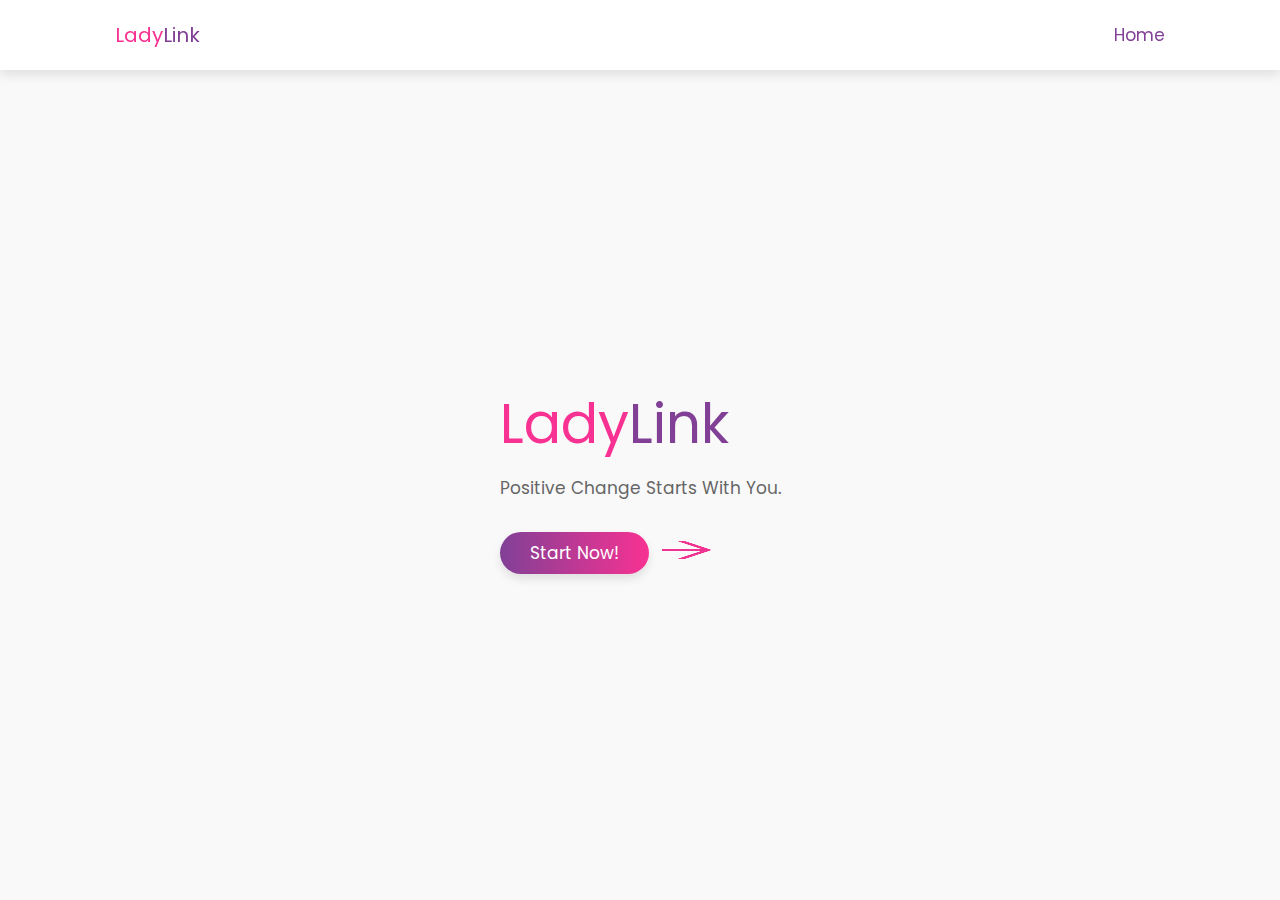
<file: StartPage/index.html>
<!DOCTYPE html>
<html lang="en">
<head>
    <meta charset="UTF-8">
    <meta name="viewport" content="width=device-width, initial-scale=1.0">
    <title>Intro Page</title>

    <!-- font awesome cdn link  -->
    <link rel="stylesheet" href="https://cdnjs.cloudflare.com/ajax/libs/font-awesome/5.15.3/css/all.min.css">

    <!-- custom css file link  -->
    <link rel="stylesheet" href="style.css">

</head>
<body>
    
<!-- header section starts  -->

<header>

    <a href="#" class="logo"><span>Lady</span>Link</a>

    <input type="checkbox" id="menu-bar">
    <label for="menu-bar" class="fas fa-bars"></label>

    <nav class="navbar">
      <a href="#home">home</a>
      <!-- <a href="#about">about</a>  -->  
    </nav>

</header>

<!-- header section ends -->

<!-- home section starts  -->

<section class="home" id="home">

    <div class="content">
        <a href="#" class="logo1"><span>Lady</span>Link</a>
        <p>Positive change starts with you.</p>
        <a href="../SignInPage/combo.html" class="btn">Start Now! </a>
        <a href="../SignInPage/combo.html" ><img src="arrowPng.png" style="width: 49px;height: 48px;padding-top: 30px;" alt=""></a>
    </div>

</section>

<!-- home section ends -->


</body>
</html>
</file>
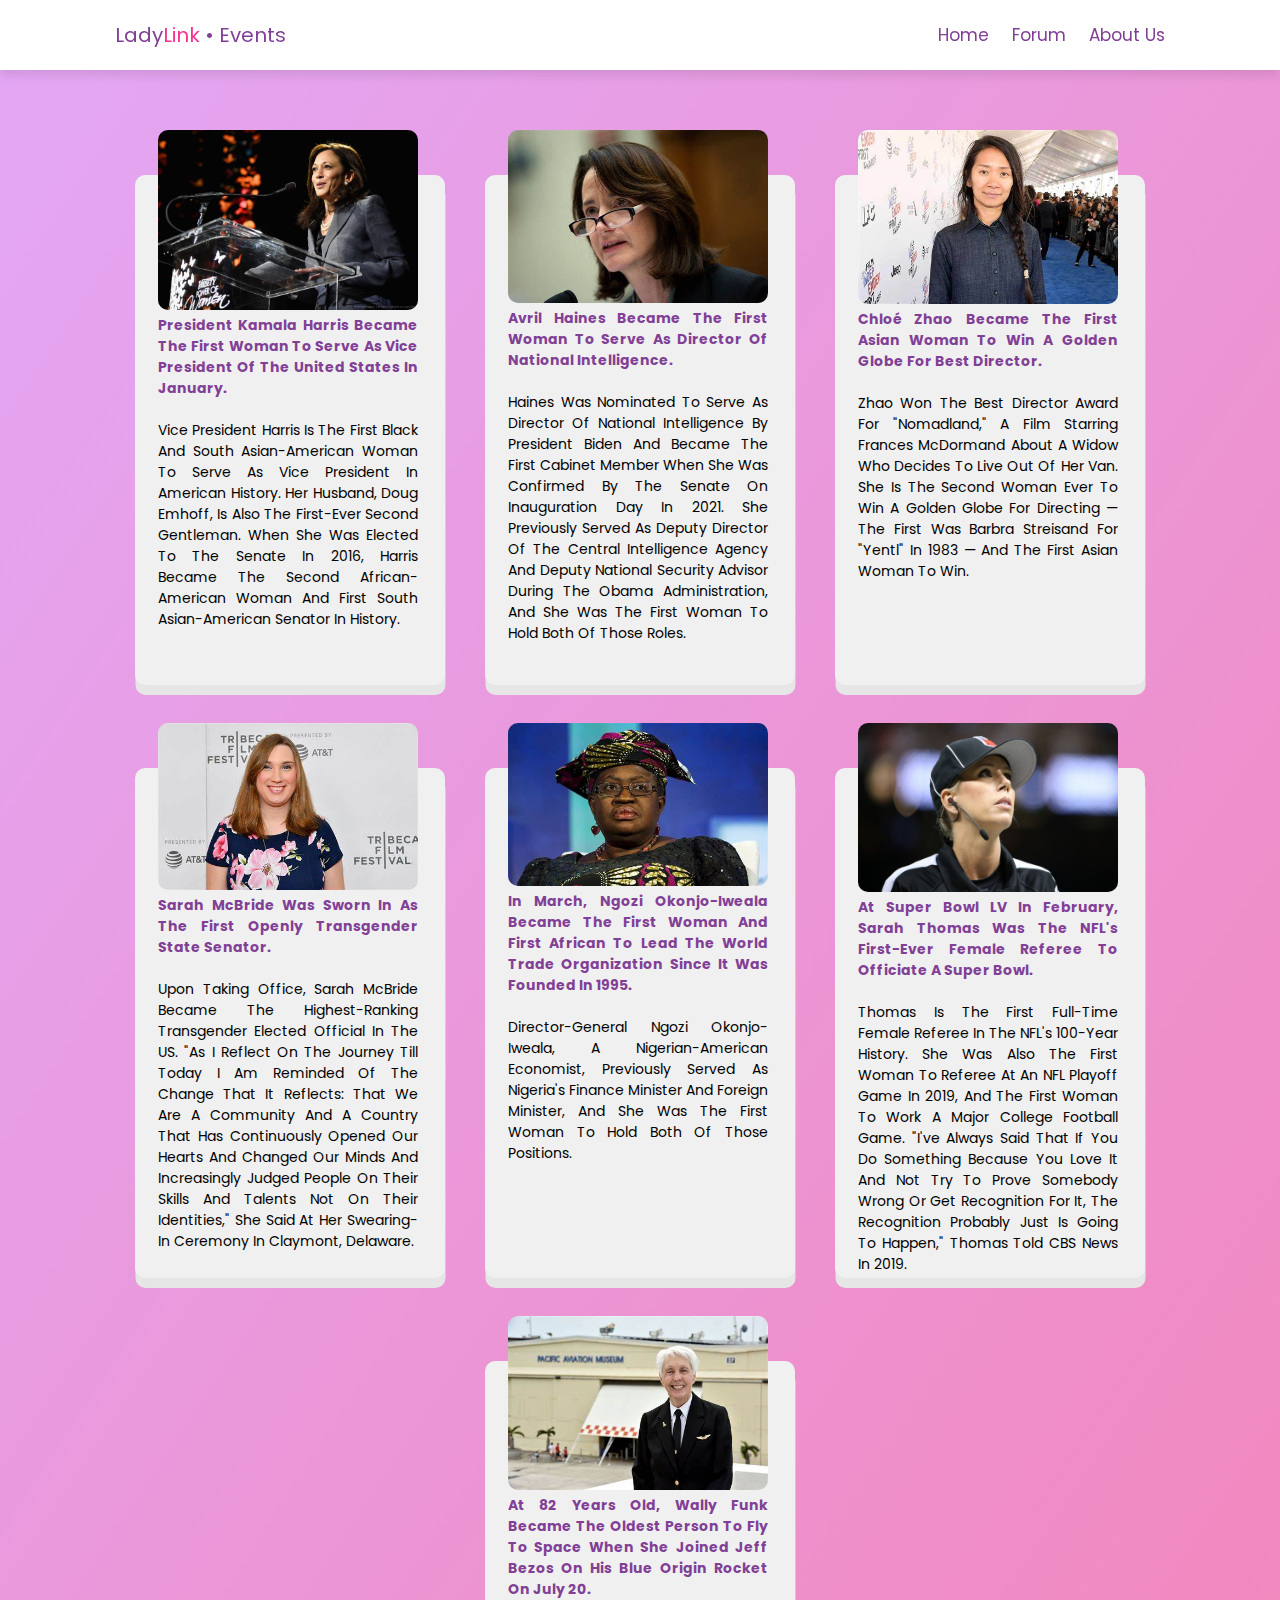
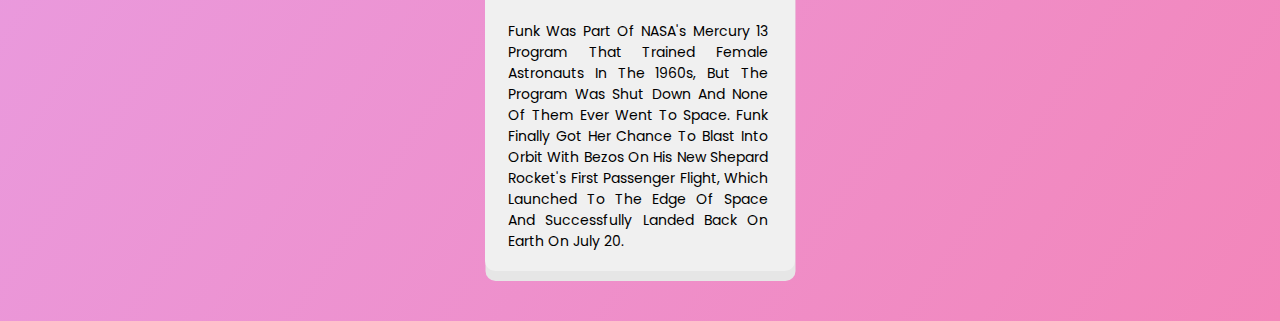
<file: Events/n_index.html>
<!DOCtype html>
 <html>
 <head>
	<meta charset="utf-8">
	<title> News </title>
	<link rel="stylesheet" href="style.css">
 </head>
 
 <body>

    <!-- header section starts  -->

<header>
    <a href="#logo" class="logo">Lady<span>Link</span> • Events</a>

    <a href="#" class="logo"></a>

    <input type="checkbox" id="menu-bar">
    <label for="menu-bar" class="fas fa-bars"></label>

    <nav class="navbar">
        <a href="../HomePage/p_index.html">home</a>
        <a href="../Forum/f_index.html">forum</a>
        <a href="#about us">about us</a>
    </nav>

</header>

<!-- header section ends -->

		<div class="container">
					
			<div class="card">
				<div class="imgBx">
					<a href="#">
					<img src="Kamala-Harris.jpeg">
					</a>
				
					<h2>President Kamala Harris became the first woman to serve as vice president of the United States in January.</h2>
					<p><br>Vice President Harris is the first Black and South Asian-American woman to serve as vice president in American history. Her husband, Doug Emhoff, is also the first-ever second gentleman. 
						When she was elected to the Senate in 2016, Harris became the second African-American woman and first South Asian-American senator in history. <br>
					</p>
					
				</div>
			</div>
		
			<div class="card">
				<div class="imgBx">
					<a href="#">
					<img src="Avril-Haines.jpeg">
					</a>
					<h2>Avril Haines became the first woman to serve as director of national intelligence.</h2>
					<p><br>Haines was nominated to serve as director of national intelligence by President Biden and became the first Cabinet member when she was confirmed by the Senate on Inauguration Day in 2021.
						She previously served as deputy director of the Central Intelligence Agency and deputy national security advisor during the Obama administration, and she was the first woman to hold both of those roles.
					</p>					

				</div>	
			</div>	
			
			<div class="card">
				<div class="imgBx">
					<a href="#">
					<img src="Chloe-Zhao.jpeg">
					</a>
					<h2>Chloé Zhao became the first Asian woman to win a Golden Globe for best director.</h2>
					<p><br>Zhao won the best director award for "Nomadland," a film starring Frances McDormand about a widow who decides to live out of her van. She is the second woman ever to win a Golden Globe for directing — the first was Barbra Streisand for "Yentl" in 1983 — and the first Asian woman to win.
					</p>
				</div>	
			</div>	

			<div class="card">
				<div class="imgBx">
					<a href="#">
					<img src="Sarah-McBride.jpeg">
					</a>
					<h2>Sarah McBride was sworn in as the first openly transgender state senator.</h2>
					<p><br>Upon taking office, Sarah McBride became the highest-ranking transgender elected official in the US. "As I reflect on the journey till today I am reminded of the change that it reflects: that we are a community and a country that has continuously opened our hearts and changed our minds and increasingly judged people on their skills and talents not on their identities," she said at her swearing-in ceremony in Claymont, Delaware.
						
						
					</p>
				</div>	
			</div>	

			<div class="card">
				<div class="imgBx">
					<a href="#">
					<img src="Ngozi Okonjo-Iweala.jpeg">
					</a>
					<h2>In March, Ngozi Okonjo-Iweala became the first woman and first African to lead the World Trade Organization since it was founded in 1995.</h2>
					<p><br>Director-General Ngozi Okonjo-Iweala, a Nigerian-American economist, previously served as Nigeria's finance minister and foreign minister, and she was the first woman to hold both of those positions.
					</p>
				</div>	
			</div>	
			
			<div class="card">
				<div class="imgBx">
					<a href="#">
					<img src="Sarah-Thomas.jpeg">
					</a>
					<h2>At Super Bowl LV in February, Sarah Thomas was the NFL's first-ever female referee to officiate a Super Bowl.</h2>
					<p><br>Thomas is the first full-time female referee in the NFL's 100-year history. She was also the first woman to referee at an NFL playoff game in 2019, and the first woman to work a major college football game.
						"I've always said that if you do something because you love it and not try to prove somebody wrong or get recognition for it, the recognition probably just is going to happen," Thomas told CBS News in 2019.
					</p>
				</div>	
			</div>

			<div class="card">
				<div class="imgBx">
					<a href="#">
					<img src="Wally-Funk.jpeg">
					</a>
					<h2>At 82 years old, Wally Funk became the oldest person to fly to space when she joined Jeff Bezos on his Blue Origin rocket on July 20.</h2>
					<p><br>Funk was part of NASA's Mercury 13 program that trained female astronauts in the 1960s, but the program was shut down and none of them ever went to space.
						Funk finally got her chance to blast into orbit with Bezos on his New Shepard rocket's first passenger flight, which launched to the edge of space and successfully landed back on Earth on July 20.
					</p>
				</div>	
			</div>

		</div>	
 
 		

 
 </body>
 </html>
</file>
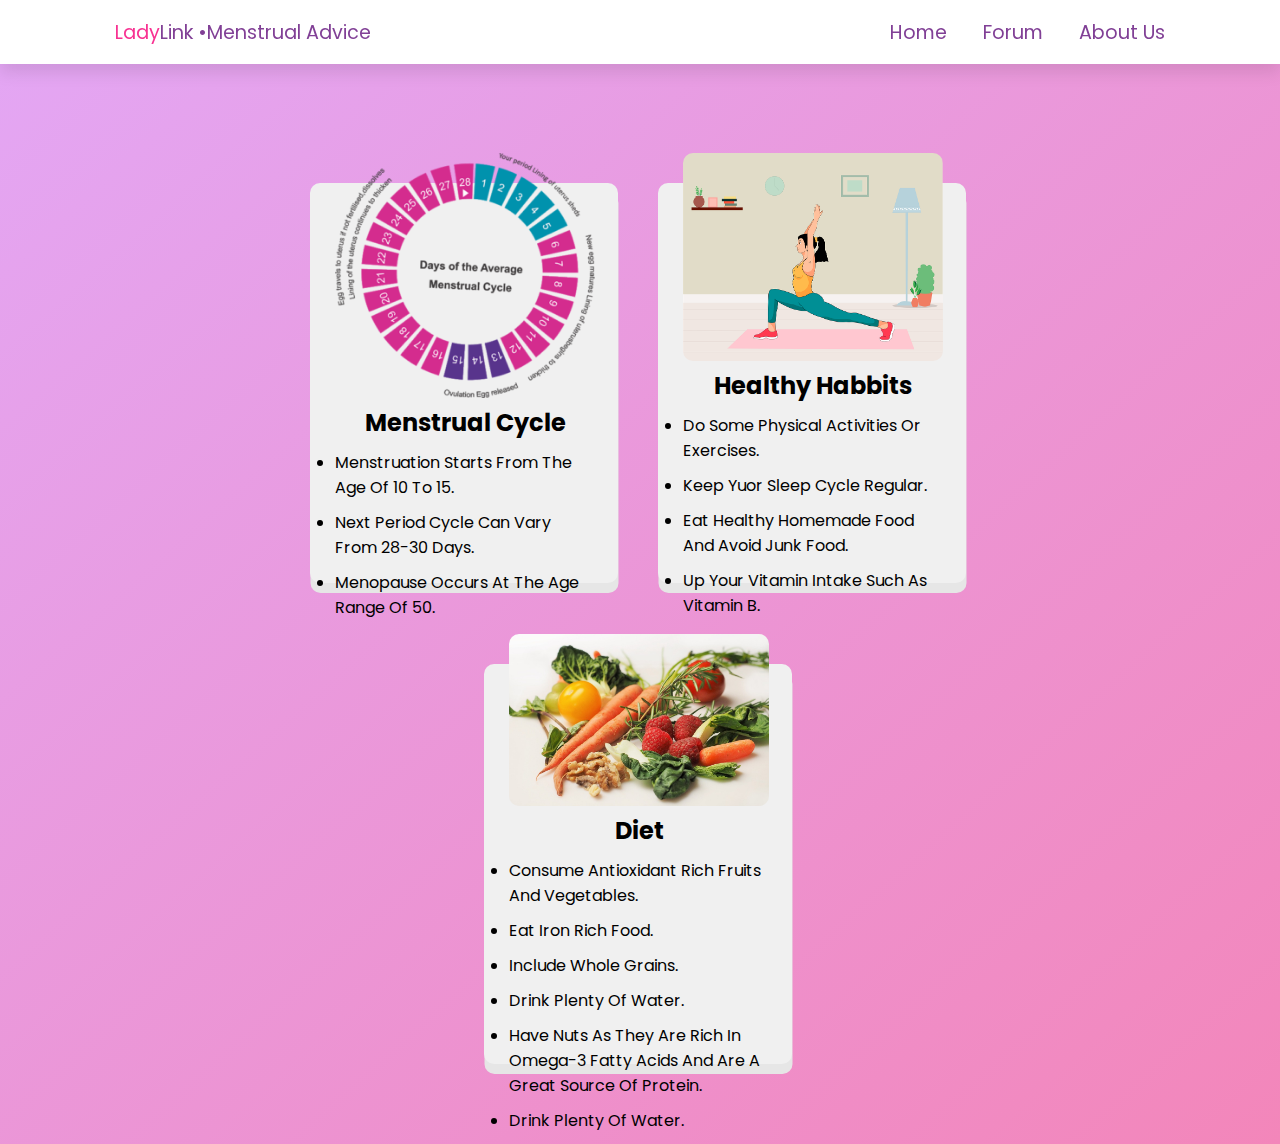
<file: Menstruation/menstruation.html>
<!DOCtype html>
 <html>
 <head>
	<meta charset="utf-8">
	<title>Menstruation </title>
	<link rel="stylesheet" href="index3.css">
 </head>
 
 <body>
   
    <header>

        <a href="#" class="logo"><span>Lady</span>Link  •Menstrual Advice</a>
    
        <input type="checkbox" id="menu-bar">
        <label for="menu-bar" class="fas fa-bars"></label>
    
        <nav class="navbar">
            <a href="../HomePage/p_index.html">home</a>
            <a href="../Forum/f_index.html">forum</a>
            <a href="#about us">about us</a>
        </nav>
    
    </header>

		<div class="container">
					
			<div class="card">
				<div class="imgBx">
					<a href="#">
					<img src="a2.png">
					</a>
				
					<h2 style="text-align:center;">Menstrual Cycle  </h2>
					<ul>
                        <li>Menstruation starts from the age of 10 to 15.</li>
                        <li>next period cycle can vary from 28-30 days.</li>
                        <li>menopause occurs at the age range of 50.</li>
                      </ul>
					
				</div>
			</div>	
			
			<div class="card">
				<div class="imgBx">
					<a href="#">
					<img src="a.png">
					</a>
					<h2 style="text-align:center;">Healthy Habbits  </h2>
					<ul>
                        <li>Do some physical activities or exercises.</li>
                        <li>Keep yuor sleep cycle regular.</li>
                        <li>Eat Healthy homemade food and avoid junk food.</li>
                        <li>Up your vitamin intake such as vitamin B.</li>
                      </ul>
				</div>	
			</div>	

            <div class="card">
				<div class="imgBx">
					<a href="#">
					<img src="a1.jpg">
					</a>
					<h2 style="text-align:center;">Diet  </h2>
					<ul>
                        <li>consume antioxidant rich fruits and vegetables.</li>
                        <li>eat iron rich food.</li>
                        <li>include whole grains.</li>
                        <li>Drink plenty of water.</li>
                        <li>have nuts as they are rich in omega-3 fatty acids and are a great source of protein.</li>
                        <li>Drink plenty of water.</li>
                      </ul>
				</div>	
			</div>
			
		</div>	
 </body>
 </html>
</file>
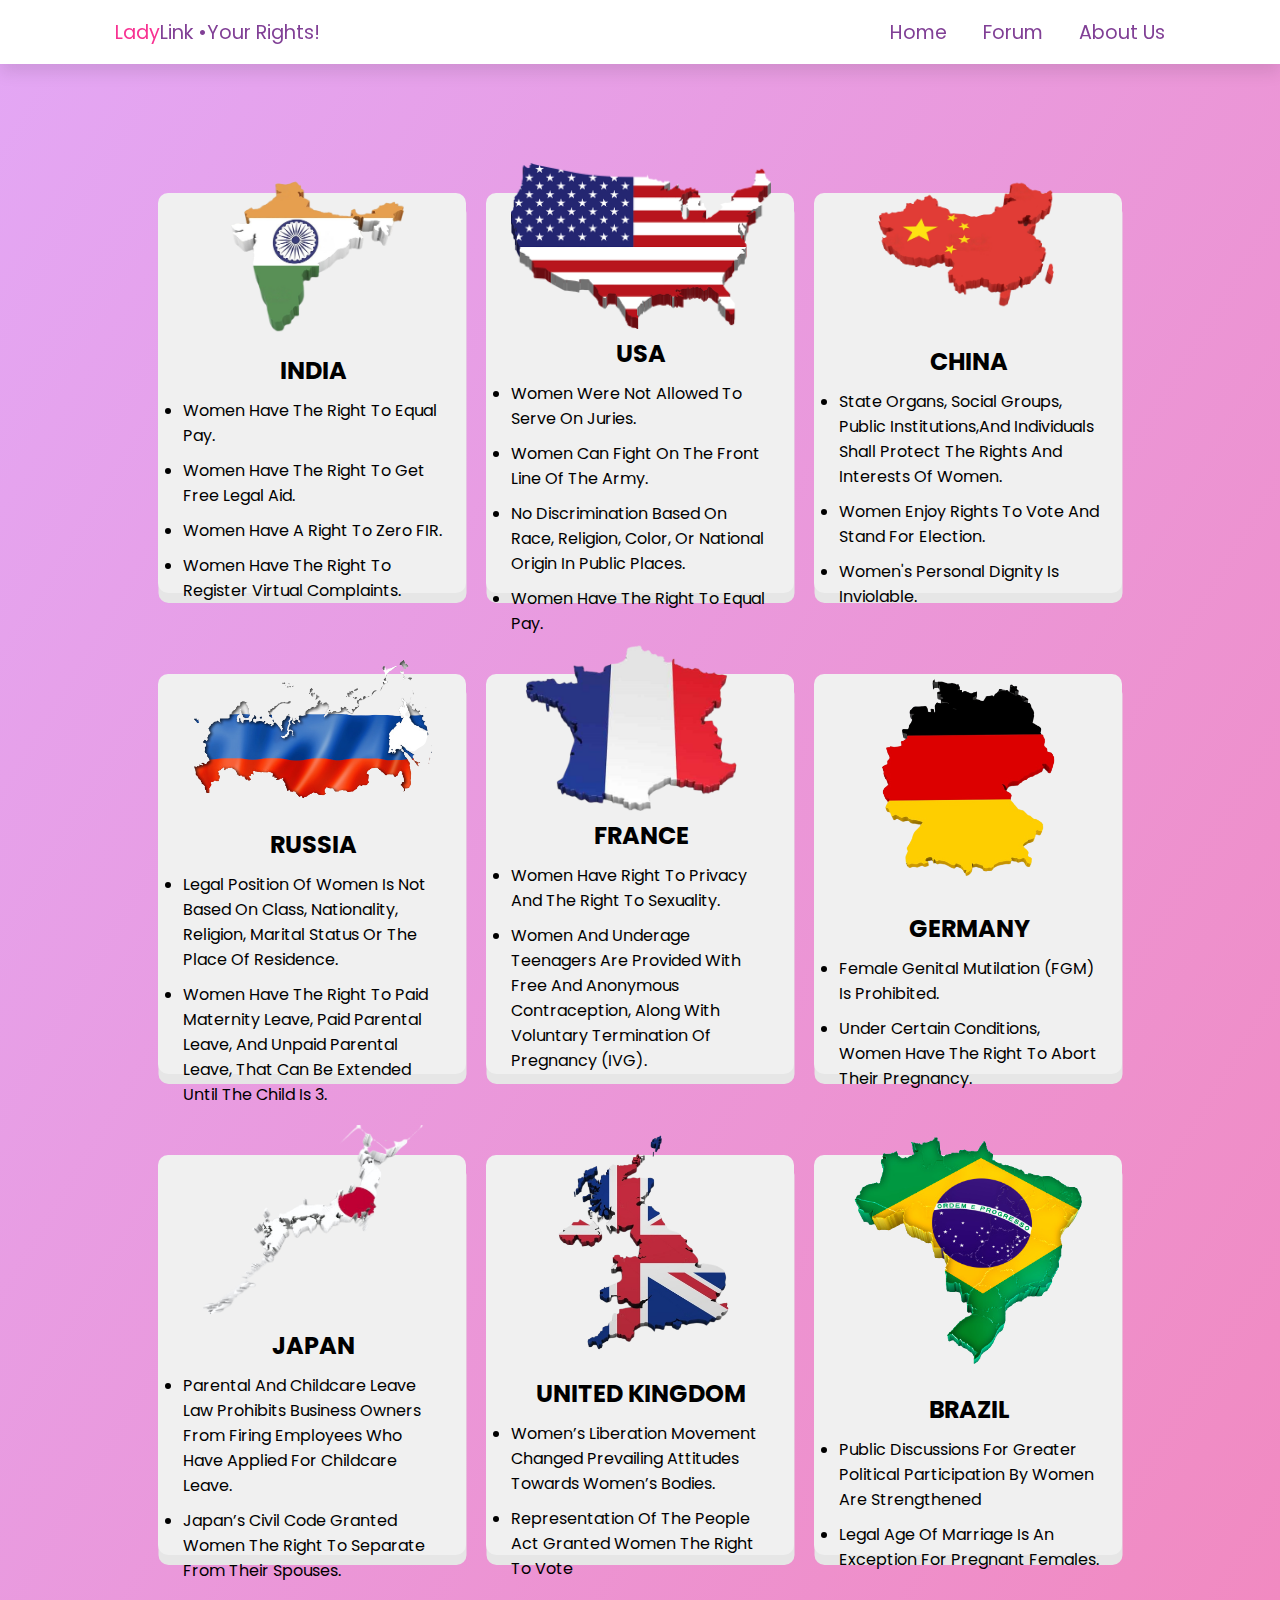
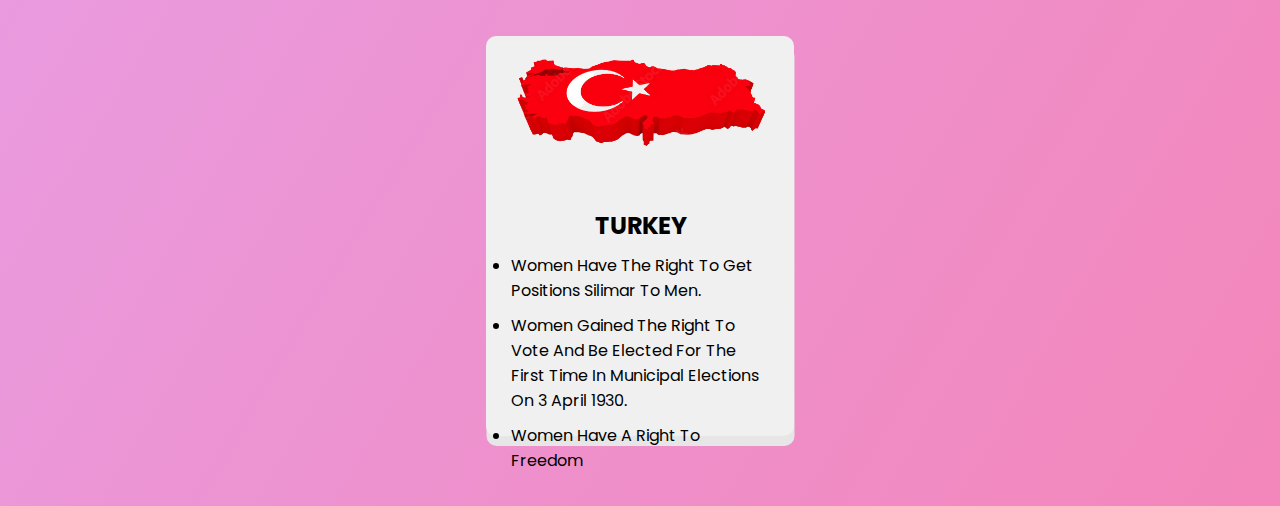
<file: Rights/rights.html>
<!DOCtype html>
 <html>
 <head>
	<meta charset="utf-8">
	<title> Rights </title>
	<link rel="stylesheet" href="index2.css">
 </head>
 
 <body>
    <header>

        <a href="#" class="logo"><span>Lady</span>Link  •Your Rights!</a>
    
        <input type="checkbox" id="menu-bar">
        <label for="menu-bar" class="fas fa-bars"></label>
    
        <nav class="navbar">
            <a href="../HomePage/p_index.html">home</a>
            <a href="../Forum/f_index.html">forum</a>
            <a href="#about us">about us</a>
        </nav>
    
    </header>
        
        

		<div class="container">	
			<div class="card">
				<div class="imgBx">
					<a href="#">
					<img src="1india.png">
					</a>
				
					<h2 style="text-align:center;">INDIA </h2>
					<ul>
                        <li>Women have the right to equal pay.</li>
                        <li>Women have the right to get free legal aid.</li>
                        <li>Women have a right to Zero FIR.</li>
                        <li>Women have the right to register virtual complaints.</li>
                      </ul>
					
				</div>
			</div>
		
			<div class="card">
				<div class="imgBx">
					<a href="#">
					<img src="2usa.png">
					</a>
					<h2 style="text-align:center;">USA </h2>
					<ul>
                        <li>Women were not allowed to serve on juries.</li>
                        <li>Women can fight on the front line of the army.</li>
                        <li>No discrimination based on race, religion, color, or national origin in public places.</li>
                        <li>Women have the right to equal pay.</li>
                      </ul>					
				</div>	
			</div>	
			
			<div class="card">
				<div class="imgBx">
					<a href="#">
					<img src="3china.png">
					</a>
					<h2 style="text-align:center;">CHINA  </h2>
					<ul>
                        <li>State organs, social groups, public institutions,and individuals shall protect the rights and interests of women.</li>
                        <li>Women enjoy rights to vote and stand for election.</li>
                        <li>Women's personal dignity is inviolable.</li>
                      </ul>
				</div>	
			</div>	

            <div class="card">
				<div class="imgBx">
					<a href="#">
					<img src="4russia.png">
					</a>
					<h2 style="text-align:center;">RUSSIA </h2>
					<ul>
                        <li>Legal position of women is not based on class, nationality, religion, marital status or the place of residence.</li>
                        <li>women have the right to paid maternity leave, paid parental leave, and unpaid parental leave, that can be extended until the child is 3.</li>
                      </ul>
				</div>	
			</div>	

            <div class="card">
				<div class="imgBx">
					<a href="#">
					<img src="5france.png">
					</a>
					<h2 style="text-align:center;">FRANCE</h2>
					<ul>
                        <li>Women have right to privacy and the right to sexuality.</li>
                        <li>women and underage teenagers are provided with free and anonymous contraception, along with voluntary termination of pregnancy (IVG).</li>
                      </ul>
				</div>	
			</div>	

            <div class="card">
				<div class="imgBx">
					<a href="#">
					<img src="6germany.png">
					</a>
					<h2 style="text-align:center;">GERMANY </h2>
					<ul>
                        <li>Female genital mutilation (FGM) is prohibited.</li>
                        <li>Under certain conditions, women have the right to abort their pregnancy.</li>
                      </ul>
				</div>	
			</div>	

            <div class="card">
				<div class="imgBx">
					<a href="#">
					<img src="10japan.png">
					</a>
					<h2 style="text-align:center;">JAPAN </h2>
					<ul>
                        <li>Parental and Childcare Leave Law prohibits business owners from firing employees who have applied for childcare leave.</li>
                        <li>Japan’s Civil Code granted women the right to separate from their spouses.</li>
                      </ul>
				</div>	
			</div>	

            <div class="card">
				<div class="imgBx">
					<a href="#">
					<img src="7uk.png">
					</a>
					<h2 style="text-align:center;">UNITED KINGDOM </h2>
					<ul>
                        <li>Women’s Liberation Movement changed prevailing attitudes towards women’s bodies.</li>
                        <li>Representation of the People Act granted women the right to vote</li>
                      </ul>
				</div>	
			</div>

            <div class="card">
				<div class="imgBx">
					<a href="#">
					<img src="8brazil.png">
					</a>
					<h2 style="text-align:center;">BRAZIL </h2>
					<ul>
                        <li>Public discussions for greater political participation by women are strengthened</li>
                        <li>Legal age of marriage is an exception for pregnant females.</li>
                      </ul>
				</div>	
			</div>

            <div class="card">
				<div class="imgBx">
					<a href="#">
					<img src="9turkey.png">
					</a>
					<h2 style="text-align:center;">TURKEY </h2>
					<ul>
                        <li>Women have the right to get positions silimar to men.</li>
                        <li>women gained the right to vote and be elected for the first time in municipal elections on 3 April 1930.</li>
                        <li>Women have a right to freedom</li>
                      </ul>
				</div>	
			</div>
			
		</div>	
 
</body>
</html>
</file>
<file: StartPage/style.css>
@import url('https://fonts.googleapis.com/css2?family=Poppins:wght@100;200;300;400&display=swap');

:root{
    --purple:#814096;
    --pink:#F83292;
    --gradient:linear-gradient(90deg, var(--purple), var(--pink));
}

*{
    font-family: 'Poppins', sans-serif;
    margin:0; padding:0;
    box-sizing: border-box;
    text-decoration: none;
    outline: none; border:none;
    text-transform: capitalize;
}

*::selection{
    background:var(--pink);
    color:#fff;
}

html{
    font-size: 62.5%;
    overflow-x: hidden;
}

body{
    background:#f9f9f9;
}

section{
    min-height: 100vh;
    padding:0 9%;
    padding-top: 7.5rem;
    padding-bottom: 2rem;
}

.btn{
    display: inline-block;
    margin-top: 1rem;
    padding:.8rem 3rem;
    border-radius: 5rem;
    background:var(--gradient);
    font-size: 1.7rem;
    color:#fff;
    cursor: pointer;
    box-shadow: 0 .5rem 1rem rgba(0,0,0,.1);
    transition: all .3s linear;
    align-items: center;
    justify-content: space-between;
    margin-right: 10px;
}

.btn:hover{
    transform: scale(1.1);
}

.heading{
    text-align: center;
    background:var(--gradient);
    color:transparent;
    -webkit-background-clip: text;
    background-clip: text;
    font-size: 3.5rem;
    text-transform: uppercase;
    padding:5rem;
}

header{
    position: fixed;
    top:0; left:0;
    width:100%;
    background:#fff;
    box-shadow: 0 .5rem 1rem rgba(0,0,0,.1);
    padding:2rem 9%;
    display: flex;
    align-items: center;
    justify-content: space-between;
    z-index: 1000;
}

header .logo{
    font-size: 2rem;
    color:var(--purple);
}

header .logo span{
    color:var(--pink);
}

header .navbar a{
    font-size: 1.7rem;
    margin-left: 2rem;
    color:var(--purple);
}

header .navbar a:hover{
    color:var(--pink);
}

header input{
    display: none;
}

header label{
    font-size: 3rem;
    color:var(--purple);
    cursor: pointer;
    visibility: hidden;
    opacity: 0;
}

.home{
    display: flex;
    align-items: center;
    justify-content: center;
    background-image:url(home.pg) no-repeat;
    background-size: cover;
    background-position: center;
}

@keyframes float{
    0%, 100%{
        transform: translateY(0rem);
    }
    50%{
        transform: translateY(-3.5rem);
    }
}

.home .content .logo1{
    font-size: 5.5rem;
    color:var(--purple);
    text-transform:none;
    align-items: center;
    justify-content: center;
}

.home .content .logo1 span{
    font-size: 5.5rem;
    color:var(--pink);
    text-transform:none;
    align-items: center;
    justify-content: center;
}


.home .content h3 span{
    color:var(--pink);
    text-transform: uppercase;
}

.home .content p{
    font-size: 1.7rem;
    color:#666;
    padding:1rem 0;
}

.about{
    background:url("about-bg.png") no-repeat;
    background-size: cover;
    background-position: center;
    padding-bottom: 3rem;
}

.about .column{
    display: flex;
    align-items: center;
    justify-content: center;
    flex-wrap: wrap;
}

.about .column .image{
    flex:1 1 40rem;
}

.about .column .image img{
    width:100%;
}

.about .column .content{
    flex:1 1 40rem;
}

.about .column .content h3{
    font-size: 3rem;
    color:#666;
}

.about .column .content p{
    font-size: 1.5rem;
    color:#666;
    padding:1rem 0;
}

.about .column .content .buttons a:last-child{
    margin-left: 2rem;
}


.footer{
    padding-top: 3rem;
    background:url(../images/footer-bg.png) no-repeat;
    background-size: cover;
    background-position: center;
}

.footer .box-container{
    display: flex;
    flex-wrap: wrap;
}

.footer .box-container .box{
    flex:1 1 25rem;
    margin:2rem;
}

.footer .box-container .box h3{
    font-size: 2.5rem;
    padding:1rem 0;
    color:#fff;
    text-decoration: underline;
    text-underline-offset: 1rem;
}

.footer .box-container .box p{
    font-size: 1.5rem;
    padding:.5rem 0;
    color:#eee;
}

.footer .box-container .box a{
    display: block;
    font-size: 1.5rem;
    padding:.5rem 0;
    color:#eee;
}

.footer .box-container .box a:hover{
    text-decoration: underline;
}

.footer .box-container .box .info{
    display: flex;
    align-items: center;
}

.footer .box-container .box .info i{
    margin:.5rem 0;
    margin-right: 1rem;
    border-radius: 50%;
    background:#fff;
    color:var(--pink);
    font-size: 1.5rem;
    height:4.5rem;
    width:4.5rem;
    line-height: 4.5rem;
    text-align: center;
}

.footer .credit{
    font-size: 2rem;
    font-weight: normal;
    letter-spacing: .1rem;
    color:#fff;
    border-top: .1rem solid #fff5;
    padding:2.5rem 1rem;
    text-align: center;
}














/* media queries  */

@media (max-width:1200px){
    
    html{
        font-size: 55%;
    }

}

@media (max-width:991px){
    
    section{
        padding:0 3%;
        padding-top: 7.5rem;
        padding-bottom: 2rem;
    }

}

@media (max-width:768px){

    header label{
        visibility: visible;
        opacity: 1;
    }

    header .navbar{
        position: absolute;
        top:100%; left: 0;
        width:100%;
        background:#fff;
        padding:1rem 2rem;
        border-top: .1rem solid rgba(0,0,0,.2);
        box-shadow: 0 .5rem 1rem rgba(0,0,0,.1);
        transform-origin: top;
        transform: scaleY(0);
        opacity: 0;
        transition: .2s linear;
    }

    header .navbar a{
        display: block;
        margin:2rem 0;
        font-size: 2rem;
    }

    header input:checked ~ .navbar{
        transform: scaleY(1);
        opacity: 1;
    }

    header input:checked ~ label::before{
        content:'\f00d';
    }

    .home{
        flex-flow: column-reverse;
    }

    .home .image img{
        width:100%;
    }

    .home .content h3{
        font-size: 3.6rem;
    }

    .home .content p{
        font-size: 1.5rem;
    }

    .about{
        background-position: right;
    }

}

@media (max-width:450px){
    
    html{
        font-size: 50%;
    }

    .about .column .content .buttons a{
        width:100%;
        text-align: center;
    }

    .about .column .content .buttons a:last-child{
        margin: 1rem 0;
    }

}
</file>
<file: Events/style.css>
@import url('https://fonts.googleapis.com/css2?family=Poppins:wght@100;200;300;400&display=swap');

:root{
    --purple:#814096;
    --pink:#F83292;
    --gradient:linear-gradient(90deg, var(--purple), var(--pink));
}

*{
    font-family: 'Poppins', sans-serif;
    margin:0; padding:0;
    box-sizing: border-box;
    text-decoration: none;
    outline: none; border:none;
    text-transform: capitalize;
}

*::selection{
    background:var(--pink);
    color:#fff;
}
html{
    font-size: 62.5%;
    overflow-x: hidden;
}   

body{
    background-color: #fff;
}

section{
    min-height: 100vh;
    padding:0 9%;
    padding-top: 7.5rem;
    padding-bottom: 2rem;
}

.btn{
    display: inline-block;
    margin-top: 1rem;
    padding:.8rem 3rem;
    border-radius: 5rem;
    background:var(--gradient);
    font-size: 1.7rem;
    color:#fff;
    cursor: pointer;
    box-shadow: 0 .5rem 1rem rgba(0,0,0,.1);
    transition: all .3s linear;
}

.btn:hover{
    transform: scale(1.1);
}

.heading{
    text-align: center;
    background:var(--gradient);
    color:transparent;
    -webkit-background-clip: text;
    background-clip: text;
    font-size: 3.5rem;
    text-transform: uppercase;
    padding:1rem;@import url('https://fonts.googleapis.com/css2?family=Poppins:wght@100;200;300;400&display=swap');
}
    
    header{
        position: fixed;
        top:0; left:0;
        width:100%;
        background:#fff;
        box-shadow: 0 .5rem 1rem rgba(0,0,0,.1);
        padding:2rem 9%;
        display: flex;
        align-items: center;
        justify-content: space-between;
        z-index: 1000;
    }
    
    header .logo{
        font-size: 2rem;
        color:var(--purple);
    }
    
    header .logo span{
        color:var(--pink);
    }
    
    header .navbar a{
        font-size: 1.7rem;
        margin-left: 2rem;
        color:var(--purple);
    }
    
    header .navbar a:hover{
        color:var(--pink);
    }
    
    header input{
        display: none;
    }
    
    header label{
        font-size: 3rem;
        color:var(--purple);
        cursor: pointer;
        visibility: hidden;
        opacity: 0;
    }
    
*
{
	margin: 0;
	padding: 0;
}
body{
	display:flex;
	justify-content: center;
    background-image: linear-gradient(to bottom right,#E3A7F5, #F386BA);
}

.container{
	position: relative;
    li{
        margin: 10px 0;
    }
	width:1100px;
	display: flex;
	justify-content: center;
	align-items: center;
	flex-wrap: wrap;
	padding: 20px;
	margin-top: 8%;
}

.container .card{
	width:310px;
	position: relative;
	height: 510px;
	background: #f0f0f0;
	margin:30px 20px;
	padding: 15px 15px;
	display:flex;
	flex-direction: column;
	box-shadow: 0.5px 10px #e6e6e6;
	transition:0.3s ease-in-out;
	margin-top: 5%;
    border-radius: 10px;

}

.container .card h2{
font-size: 14px;
justify-content: center;
text-align: justify;
color: var(--purple);
}

.container .card p{
    font-size: 14px;
    justify-content: center;
    text-align: justify;
    margin-bottom: 1px;
    }
    

.container .card .imgBx{
	position: relative;
	width:260px;
	height: 260px;
	top: -60px;
	left:8px;
	box-shadow: 0 5px 20px rbga (0,0,0,1.2);

}

.container .card .imgBx img
{
	max-width: 100%;
	border-radius: 10px;
}

.imgBx:hover img{
	transform: scale(1.1);
}
</file>
<file: Menstruation/index3.css>
@import url('https://fonts.googleapis.com/css2?family=Poppins:wght@100;200;300;400&display=swap');

:root{
    --purple:#814096;
    --pink:#F83292;
    --gradient:linear-gradient(90deg, var(--purple), var(--pink));
}

*{
    font-family: 'Poppins', sans-serif;
    margin:0; padding:0;
    box-sizing: border-box;
    text-decoration: none;
    outline: none; border:none;
    text-transform: capitalize;
}

*::selection{
    background:var(--pink);
    color:#fff;
}


body{
    background-color: #fff;
}

section{
    min-height: 100vh;
    padding:0 9%;
    padding-top: 7.5rem;
    padding-bottom: 2rem;
}

.btn{
    display: inline-block;
    margin-top: 1rem;
    padding:.8rem 3rem;
    border-radius: 5rem;
    background:var(--gradient);
    font-size: 1.7rem;
    color:#fff;
    cursor: pointer;
    box-shadow: 0 .5rem 1rem rgba(0,0,0,.1);
    transition: all .3s linear;
}

.btn:hover{
    transform: scale(1.1);
}

.heading{
    text-align: center;
    background:var(--gradient);
    color:transparent;
    -webkit-background-clip: text;
    background-clip: text;
    font-size: 3.5rem;
    text-transform: uppercase;
    padding:1rem;@import url('https://fonts.googleapis.com/css2?family=Poppins:wght@100;200;300;400&display=swap');
}
    
    header{
        position: fixed;
        top:0; left:0;
        width:100%;
        height:0px;
        background:#fff;
        box-shadow: 0 .5rem 1rem rgba(0,0,0,.1);
        padding:2rem 9%;
        display: flex;
        align-items: center;
        justify-content: space-between;
        z-index: 1000;
    }
    
    header .logo{
        font-size: 120%;
        overflow-x: hidden;
        color:var(--purple);
    }
    
    header .logo span{
        color:var(--pink);
    }
    
    header .navbar a{
        font-size: 120%;
        margin-left: 2rem;
        color:var(--purple);
    }
    
    header .navbar a:hover{
        color:var(--pink);
    }
    
    header input{
        display: none;
    }
    
    header label{
        font-size: 3rem;
        color:var(--purple);
        cursor: pointer;
        visibility: hidden;
        opacity: 0;
    }
    
*
{
	margin: 0;
	padding: 0;
}
body{
	display:flex;
	justify-content: center;
    background-image: linear-gradient(to bottom right,#E3A7F5, #F386BA);
}

.container{

	position: relative;
    li{
        margin: 10px 0;
      }
	width:1100px;
	display: flex;
	justify-content: center;
	align-items: center;
	flex-wrap: wrap;
	padding: 40px;
	margin-top: 8%;
}

.container .card{
	width:308px;
	position: relative;
	height: 400px;
	background: #f0f0f0;
	margin:40px 20px;
	padding: 30px 15px;
	display:flex;
	flex-direction: column;
	box-shadow: 0.5px 10px #e6e6e6;
	transition:0.3s ease-in-out;
	margin-top: 4%;
    border-radius: 10px;
}
.container .card .imgBx{
	position: relative;
	width:260px;
	height: 260px;
	top: -60px;
	left:10px;
	box-shadow: 0 5px 20px rbga (0,0,0,1.2);

}

.container .card .imgBx img
{
	max-width: 100%;
	border-radius: 10px;
}

.imgBx:hover img{
	transform: scale(1.1);
}
</file>
<file: Rights/index2.css>
@import url('https://fonts.googleapis.com/css2?family=Poppins:wght@100;200;300;400&display=swap');

:root{
    --purple:#814096;
    --pink:#F83292;
    --gradient:linear-gradient(90deg, var(--purple), var(--pink));
}

*{
    font-family: 'Poppins', sans-serif;
    margin:0; padding:0;
    box-sizing: border-box;
    text-decoration: none;
    outline: none; border:none;
    text-transform: capitalize;
}

*::selection{
    background:var(--pink);
    color:#fff;
}


body{
    background-color: #fff;
}

section{
    min-height: 100vh;
    padding:0 9%;
    padding-top: 7.5rem;
    padding-bottom: 2rem;
}

.btn{
    display: inline-block;
    margin-top: 1rem;
    padding:.8rem 3rem;
    border-radius: 5rem;
    background:var(--gradient);
    font-size: 1.7rem;
    color:#fff;
    cursor: pointer;
    box-shadow: 0 .5rem 1rem rgba(0,0,0,.1);
    transition: all .3s linear;
}

.btn:hover{
    transform: scale(1.1);
}

.heading{
    text-align: center;
    background:var(--gradient);
    color:transparent;
    -webkit-background-clip: text;
    background-clip: text;
    font-size: 3.5rem;
    text-transform: uppercase;
    padding:1rem;@import url('https://fonts.googleapis.com/css2?family=Poppins:wght@100;200;300;400&display=swap');
}
    
    header{
        position: fixed;
        top:0; left:0;
        width:100%;
        height:0px;
        background:#fff;
        box-shadow: 0 .5rem 1rem rgba(0,0,0,.1);
        padding:2rem 9%;
        display: flex;
        align-items: center;
        justify-content: space-between;
        z-index: 1000;
    }
    
    header .logo{
        font-size: 120%;
        overflow-x: hidden;
        color:var(--purple);
    }
    
    header .logo span{
        color:var(--pink);
    }
    
    header .navbar a{
        font-size: 120%;
        margin-left: 2rem;
        color:var(--purple);
    }
    
    header .navbar a:hover{
        color:var(--pink);
    }
    
    header input{
        display: none;
    }
    
    header label{
        font-size: 3rem;
        color:var(--purple);
        cursor: pointer;
        visibility: hidden;
        opacity: 0;
    }
    
*
{
	margin: 0;
	padding: 0;
}
body{
	display:flex;
	justify-content: center;
    background-image: linear-gradient(to bottom right,#E3A7F5, #F386BA);
}

.container{

	position: relative;
    li{
        margin: 10px 0;
      }
	width:1100px;
	display: flex;
	justify-content: center;
	align-items: center;
	flex-wrap: wrap;
	padding: 40px;
	margin-top: 8%;
}

.container .card{
	width:308px;
	position: relative;
	height: 400px;
	background: #f0f0f0;
	margin:30px 10px;
	padding: 30px 15px;
	display:flex;
	flex-direction: column;
	box-shadow: 0.5px 10px #e6e6e6;
	transition:0.3s ease-in-out;
	margin-top: 5%;
    border-radius: 10px;
}
.container .card .imgBx{
	position: relative;
	width:260px;
	height: 260px;
	top: -60px;
	left:10px;
	box-shadow: 0 5px 20px rbga (0,0,0,1.2);

}

.container .card .imgBx img
{
	max-width: 100%;
	border-radius: 10px;
}

.imgBx:hover img{
	transform: scale(1.1);
}
</file>
